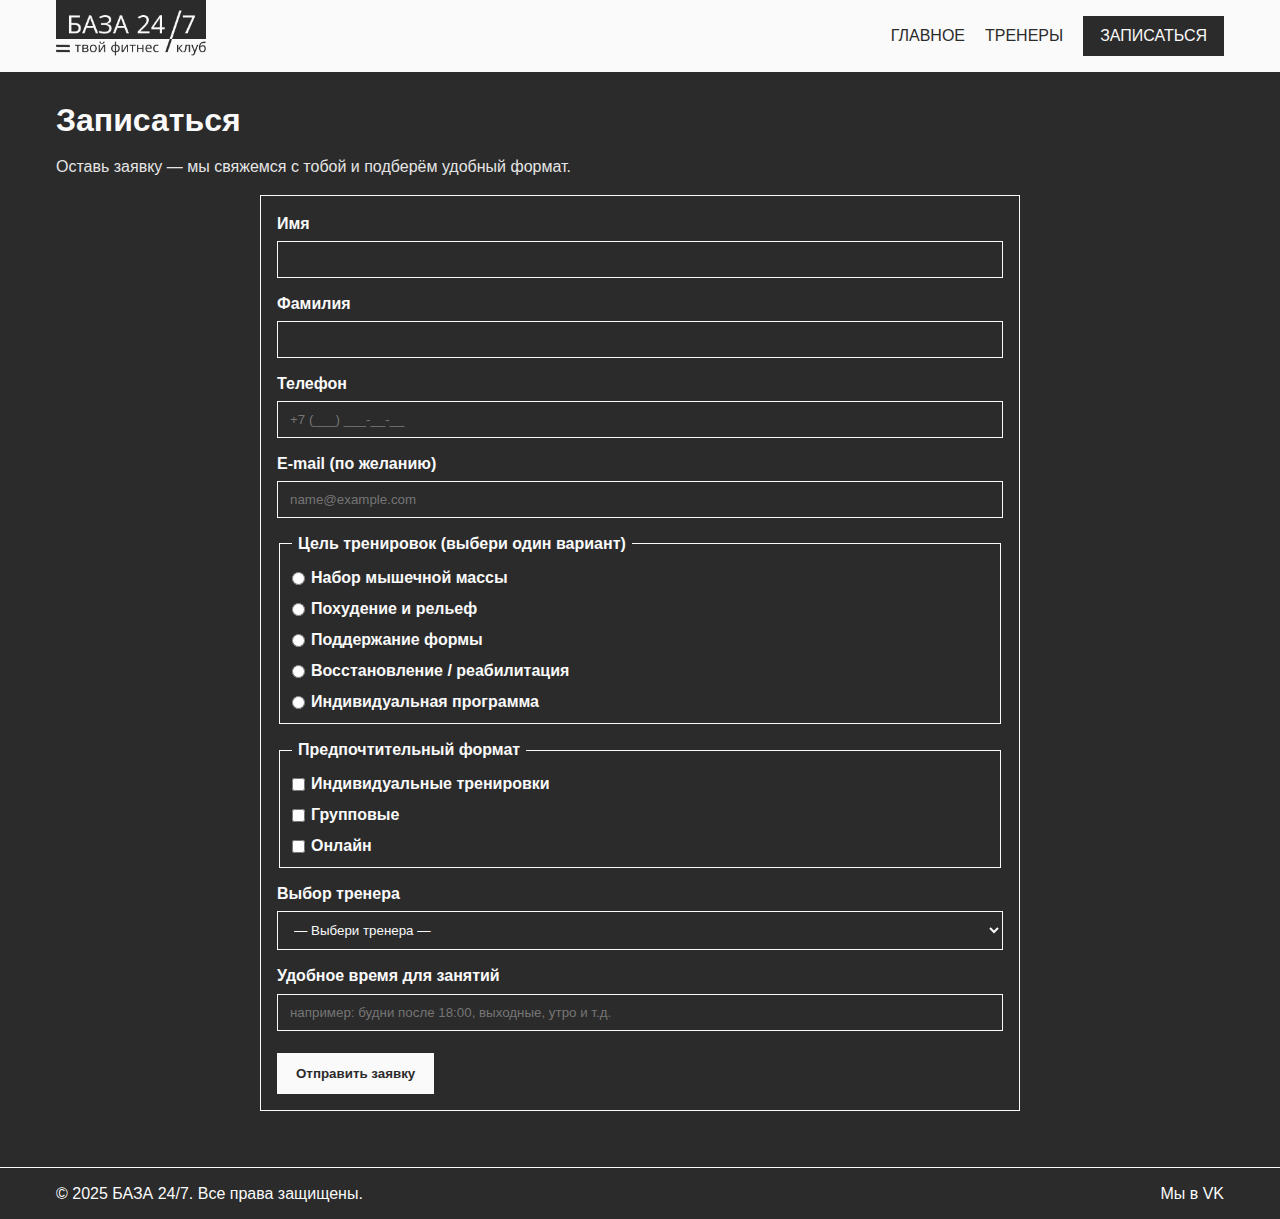
<file: signup.html>
<!doctype html>
<html lang="ru">
<head>
  <meta charset="utf-8" />
  <meta name="viewport" content="width=device-width, initial-scale=1" />
  <title>БАЗА 24/7 — Записаться</title>
  <link rel="stylesheet" href="style.css" />
</head>
<body>

  <header class="site-header">
    <div class="container header-inner">
      <a class="logo" href="index.html">
        <img src="images/logo.png" alt="БАЗА 24/7" />
      </a>
      <div class="nav-wrap">
        <nav class="nav">
          <a href="index.html">ГЛАВНОЕ</a>
          <a href="trainers.html">ТРЕНЕРЫ</a>
          <a class="cta" href="signup.html">ЗАПИСАТЬСЯ</a>
        </nav>
      </div>
    </div>
  </header>

  <main class="page">
    <section class="container" style="margin-bottom:16px">
      <h1>Записаться</h1>
      <div class="small-note">Оставь заявку — мы свяжемся с тобой и подберём удобный формат.</div>
    </section>

    <section class="container form-wrap">
      <form>
        <label>Имя
          <input type="text" name="first_name" required />
        </label>

        <label>Фамилия
          <input type="text" name="last_name" required />
        </label>

        <label>Телефон
          <input type="tel" name="phone" placeholder="+7 (___) ___-__-__" required />
        </label>

        <label>E-mail (по желанию)
          <input type="email" name="email" placeholder="name@example.com" />
        </label>

        <fieldset>
          <legend>Цель тренировок (выбери один вариант)</legend>
          <div class="option-row">
            <label><input type="radio" name="goal" value="mass" /> Набор мышечной массы</label>
            <label><input type="radio" name="goal" value="cut" /> Похудение и рельеф</label>
            <label><input type="radio" name="goal" value="maintain" /> Поддержание формы</label>
            <label><input type="radio" name="goal" value="rehab" /> Восстановление / реабилитация</label>
            <label><input type="radio" name="goal" value="personal" /> Индивидуальная программа</label>
          </div>
        </fieldset>

        <fieldset>
          <legend>Предпочтительный формат</legend>
          <div class="option-row">
            <label><input type="checkbox" name="format" value="solo" /> Индивидуальные тренировки</label>
            <label><input type="checkbox" name="format" value="group" /> Групповые</label>
            <label><input type="checkbox" name="format" value="online" /> Онлайн</label>
          </div>
        </fieldset>

        <label>Выбор тренера
          <select name="coach">
            <option value="">— Выбери тренера —</option>
            <option>Артём Ковалёв</option>
            <option>Мария Логинова</option>
            <option>Денис Орлов</option>
          </select>
        </label>

        <label>Удобное время для занятий
          <input type="text" name="time" placeholder="например: будни после 18:00, выходные, утро и т.д." />
        </label>

        <div class="submit-row">
          <button type="submit" class="btn">Отправить заявку</button>
        </div>
      </form>
    </section>
  </main>

  <footer class="site-footer">
    <div class="container footer-inner">
      <div>© 2025 БАЗА 24/7. Все права защищены.</div>
      <div><a href="https://vk.com" target="_blank" rel="noopener">Мы в VK</a></div>
    </div>
  </footer>

</body>
</html>
</file>
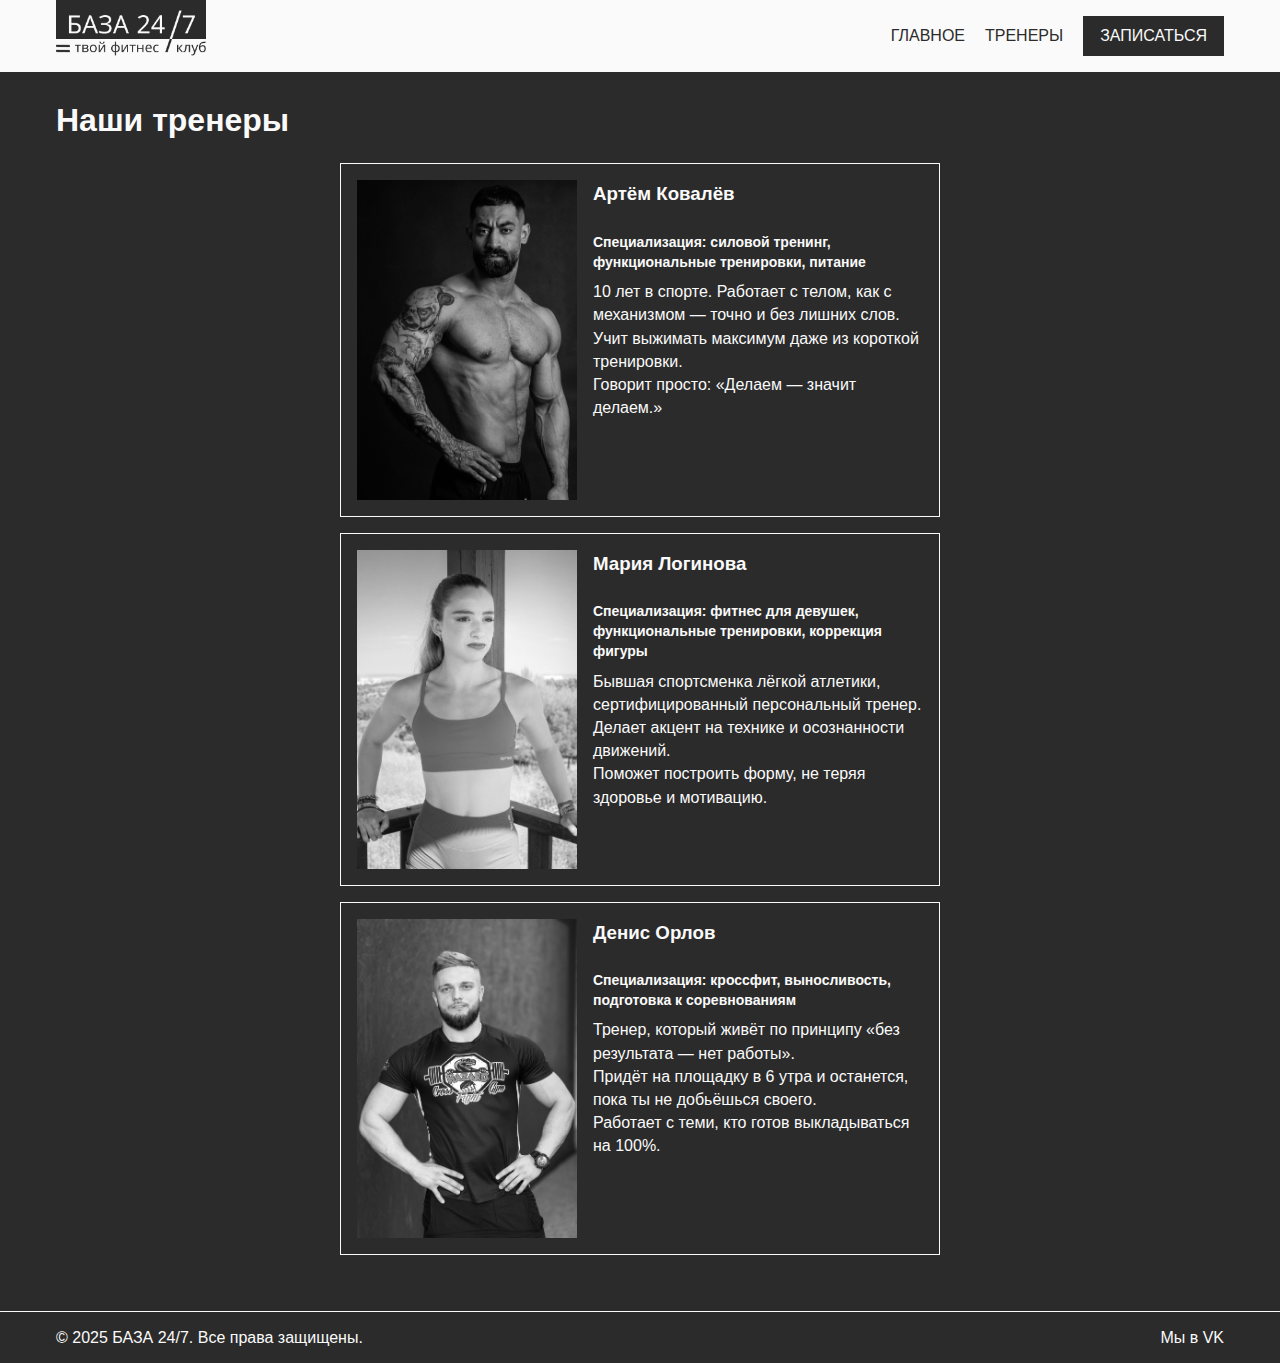
<file: trainers.html>
<!doctype html>
<html lang="ru">
<head>
  <meta charset="utf-8" />
  <meta name="viewport" content="width=device-width, initial-scale=1" />
  <title>БАЗА 24/7 — Тренеры</title>
  <link rel="stylesheet" href="style.css" />
</head>
<body>

  <header class="site-header">
    <div class="container header-inner">
      <a class="logo" href="index.html">
        <img src="images/logo.png" alt="БАЗА 24/7" />
      </a>
      <div class="nav-wrap">
        <nav class="nav">
          <a href="index.html">ГЛАВНОЕ</a>
          <a href="trainers.html">ТРЕНЕРЫ</a>
          <a class="cta" href="signup.html">ЗАПИСАТЬСЯ</a>
        </nav>
      </div>
    </div>
  </header>

  <main class="page">
    <section class="container">
      <h1 class="page-title">Наши тренеры</h1>

      <div class="trainer-list">
        <article class="trainer-card">
          <img src="images/coach1.jpg" alt="Артём Ковалёв" />
          <div>
            <h3>Артём Ковалёв</h3>
            <div class="role">Специализация: силовой тренинг, функциональные тренировки, питание</div>
            <p>10 лет в спорте. Работает с телом, как с механизмом — точно и без лишних слов.</p>
			<p>Учит выжимать максимум даже из короткой тренировки.</p>
			<p>Говорит просто: «Делаем — значит делаем.»</p>
          </div>
        </article>

        <article class="trainer-card">
          <img src="images/coach2.jpg" alt="Мария Логинова" />
          <div>
            <h3>Мария Логинова</h3>
            <div class="role">Специализация: фитнес для девушек, функциональные тренировки, коррекция фигуры</div>
            <p>Бывшая спортсменка лёгкой атлетики, сертифицированный персональный тренер.</p>
			<p>Делает акцент на технике и осознанности движений.</p>
			<p>Поможет построить форму, не теряя здоровье и мотивацию.</p>
          </div>
        </article>

        <article class="trainer-card">
          <img src="images/coach3.jpg" alt="Денис Орлов" />
          <div>
            <h3>Денис Орлов</h3>
            <div class="role">Специализация: кроссфит, выносливость, подготовка к соревнованиям</div>
            <p>Тренер, который живёт по принципу «без результата — нет работы».</p>
			<p>Придёт на площадку в 6 утра и останется, пока ты не добьёшься своего.</p>
			<p>Работает с теми, кто готов выкладываться на 100%.</p>
          </div>
        </article>
      </div>
    </section>
  </main>

  <footer class="site-footer">
    <div class="container footer-inner">
      <div>© 2025 БАЗА 24/7. Все права защищены.</div>
      <div><a href="https://vk.com" target="_blank" rel="noopener">Мы в VK</a></div>
    </div>
  </footer>

</body>
</html>
</file>
<file: style.css>
/* === Цвета: только два === */
:root {
  --light: #FAFAFA;
  --dark:  #2B2B2B;
}

/* === База === */
* { box-sizing: border-box; }
html { scroll-behavior: smooth; }
body {
  margin: 0;
  background: var(--dark);   /* общий фон тёмный */
  color: var(--light);       /* текст белый */
  font-family:
    -apple-system, BlinkMacSystemFont, "Segoe UI",
    "Roboto", "Ubuntu", "Helvetica Neue", Arial, sans-serif;
  line-height: 1.45;
}

/* Центровщик шириной 1200 */
.container {
  width: 1200px;
  max-width: 100%;
  margin-inline: auto;
  padding-inline: 16px; /* чуть воздуха по краям на узких экранах */
}

/* === Шапка единая для всех страниц === */
.site-header {
  position: sticky; top: 0; z-index: 1000;
  background: var(--light);      /* светлая шапка */
  color: var(--dark);
  border-bottom: 1px solid var(--dark);
}

/* Высота шапки и выравнивание содержимого */
.header-inner {
  display: grid;
  grid-template-columns: auto 1fr;
  align-items: stetch;    /* логотип к верху */
  min-height: 72px;      /* средняя высота шапки */
  gap: 24px;
}

/* Логотип слева, без верхнего отступа */
.logo { display: inline-flex; align-items: flex-start; margin: 0; }
.logo img { display: block; height: 56px; width: auto; margin: 0; }

/* Навигация справа, по центру вертикали */
.nav-wrap { display: flex; align-items: center; justify-content: flex-end; }
.nav {
  display: flex; align-items: center; gap: 20px;
}
.nav a {
  text-decoration: none; color: var(--dark); font-size: 16px;
}
.nav a:hover, .nav a:focus-visible { text-decoration: underline; }

/* CTA "ЗАПИСАТЬСЯ" — чёрный прямоугольник с острыми углами */
.nav .cta {
  background: var(--dark); color: var(--light);
  padding: 10px 16px; border: 1px solid var(--dark); border-radius: 0;
  text-decoration: none; display: inline-flex; align-items: center; height: 40px;
}
.nav .cta:hover, .nav .cta:focus-visible { text-decoration: underline; }

/* Отступ контента от шапки (небольшой) */
.page {
  padding-block: 24px 56px;  /* сверху/снизу */
}

/* Общие заголовки */
h1, h2, h3 { margin: 0 0 12px; }
.section { padding-block: 40px; }

/* Кнопки (общий вид) */
.btn {
  display: inline-flex; align-items: center; justify-content: center;
  padding: 12px 18px; border: 1px solid var(--light); background: var(--light);
  color: var(--dark); text-decoration: none; border-radius: 0; font-weight: 600;
}
.btn:hover, .btn:focus-visible { text-decoration: underline; }

/* ---------- ГЛАВНАЯ ---------- */

/* HERO с фоном, текст прямо на картинке */
.hero {
  position: relative;
  min-height: 72vh;
  background: url("images/hero.jpg") center/cover no-repeat;
}
.hero .container { position: relative; min-height: inherit; }
.hero-slogan {
  padding-top: 96px;            /* сверху, крупный лозунг */
  font-size: clamp(28px, 5vw, 48px);
  font-weight: 700;
}
.hero-mid {
  max-width: 520px;
  margin-top: 80px;             /* середина слева */
  font-size: 32px;
}
.hero-cta {
  position: absolute;
  left: 50%;
  transform: translateX(-50%);
  bottom: 24px;                 /* кнопка внизу по центру */
  background: var(--light); color: var(--dark);
  border-color: var(--light);
}

/* Гиф-блок без отступов */
.strip {
  padding: 0; margin: 0;
}
.strip img { display: block; width: 100%; height: auto; }

/* Программы и направления */
.programs .grid {
  display: grid; gap: 12px;
  grid-template-columns: repeat(3, 1fr);
}
.card {
  position: relative; overflow: hidden; background: #000;
  border: 1px solid var(--light);
}
.card img { display: block; width: 100%; height: auto; }
.card figcaption {
  position: absolute; left: 8px; bottom: 8px;
  background: rgba(43,43,43,0.0); /* прозрачный фон, только белый текст */
  color: var(--light); font-size: 24px; padding: 0;
}
.programs .wide {
  margin-top: 12px;
}

/* Тренеры-блок на главной: слева текст, справа широкая картинка */
.coaches-hero .wrap {
  display: grid; gap: 20px; grid-template-columns: 1fr 0.5fr;
  align-items: start;
}
.coaches-hero p { margin: 8px 0 0; }
.coaches-hero .lead { font-weight: 700; }
.coaches-hero .imgbox {
  border: 1px solid var(--light);
}
.coaches-hero .imgbox img { display: block; width: 100%; height: auto; }
.coaches-hero .cta-small {
  margin-top: 48px;
  display: inline-block;
  text-align: center;
  position: relative;
  left: 50%;
  transform: translateX(-50%); /* двигает кнопку по центру */
}

.coaches-hero p {
  font-size: 24px;     /* обычный текст */
  line-height: 1.5;    /* чтобы читалось легче */
}

.coaches-hero .lead {
  font-size: 32px;     /* чуть крупнее для первого абзаца */
  font-weight: 700;
}


/* Контакты / Локация — текст поверх картинки внизу */
.contact-hero {
  position: relative;
}
.contact-hero .imgbox { border: 1px solid var(--light); }
.contact-hero .imgbox img { display: block; width: 100%; height: auto; }
.contact-hero .overlay {
  position: absolute; left: 200px; right: 16px; bottom: 16px;
  color: var(--light); font-weight: 700; font-size: clamp(20px, 3.5vw, 28px);
  text-shadow: 0 0 2px #000;  /* чтобы читалось на разных фото */
}

/* ---------- СТРАНИЦА ТРЕНЕРОВ ---------- */
.page-title { margin-bottom: 20px; }
.trainer-list {
  display: grid;
  gap: 16px;
  max-width: 600px;   /* ← сужает общий блок с карточками */
  margin: 0 auto;     /* ← центрирует по странице */
}

.trainer-card {
  display: grid; gap: 16px; grid-template-columns: 220px 1fr;
  align-items: start; border: 1px solid var(--light); padding: 16px;
}
.trainer-card img { display: block; width: 100%; height: auto; }
.trainer-card h3 { margin: 0 0 24px; font-weight: 800; }
.trainer-card .role { font-weight: 700; font-size: 14px; margin: 0 0 8px; }
.trainer-card p { margin: 0; }

/* ---------- СТРАНИЦА ЗАПИСИ ---------- */
.form-wrap {
  max-width: 760px; margin: 0 auto; border: 1px solid var(--light); padding: 16px;
}
form { display: grid; gap: 14px; }
label { display: grid; gap: 6px; font-weight: 600; }
input[type="text"],
input[type="tel"],
input[type="email"],
textarea,
select {
  background: var(--dark); color: var(--light);
  border: 1px solid var(--light);
  padding: 10px 12px; border-radius: 0;
}
textarea { resize: vertical; min-height: 96px; }
fieldset { border: 1px solid var(--light); padding: 10px 12px; }
legend { padding: 0 6px; font-weight: 700; }
.option-row { display: grid; gap: 8px; }
.submit-row { margin-top: 8px; }

.small-note { opacity: .9; }

/* ---------- Футер общий ---------- */
.site-footer {
  background: var(--dark); color: var(--light);
  border-top: 1px solid var(--light);
}
.footer-inner {
  display: grid; grid-template-columns: 1fr auto; gap: 12px;
  align-items: center; padding: 14px 16px;
}
.footer-inner a { color: var(--light); text-decoration: none; }
.footer-inner a:hover, .footer-inner a:focus-visible { text-decoration: underline; }

/* ---------- Простейшая «адаптивность» ---------- */
@media (max-width: 900px) {
  .coaches-hero .wrap { grid-template-columns: 1fr; }
  .programs .grid { grid-template-columns: 1fr; }
  .trainer-card { grid-template-columns: 1fr; }
}

/* === Выравнивание чекбоксов и радиокнопок === */
.option-row label {
  display: flex;
  align-items: center; /* ставит чекбокс и текст на одну линию */
  gap: 6px;            /* расстояние между квадратом и текстом */
}

.option-row input[type="checkbox"],
.option-row input[type="radio"] {
  margin: 0;           /* убирает стандартные отступы браузера */
  transform: translateY(1px); /* чуть подгоняет вертикально, чтобы идеально стояло */
}
</file>
